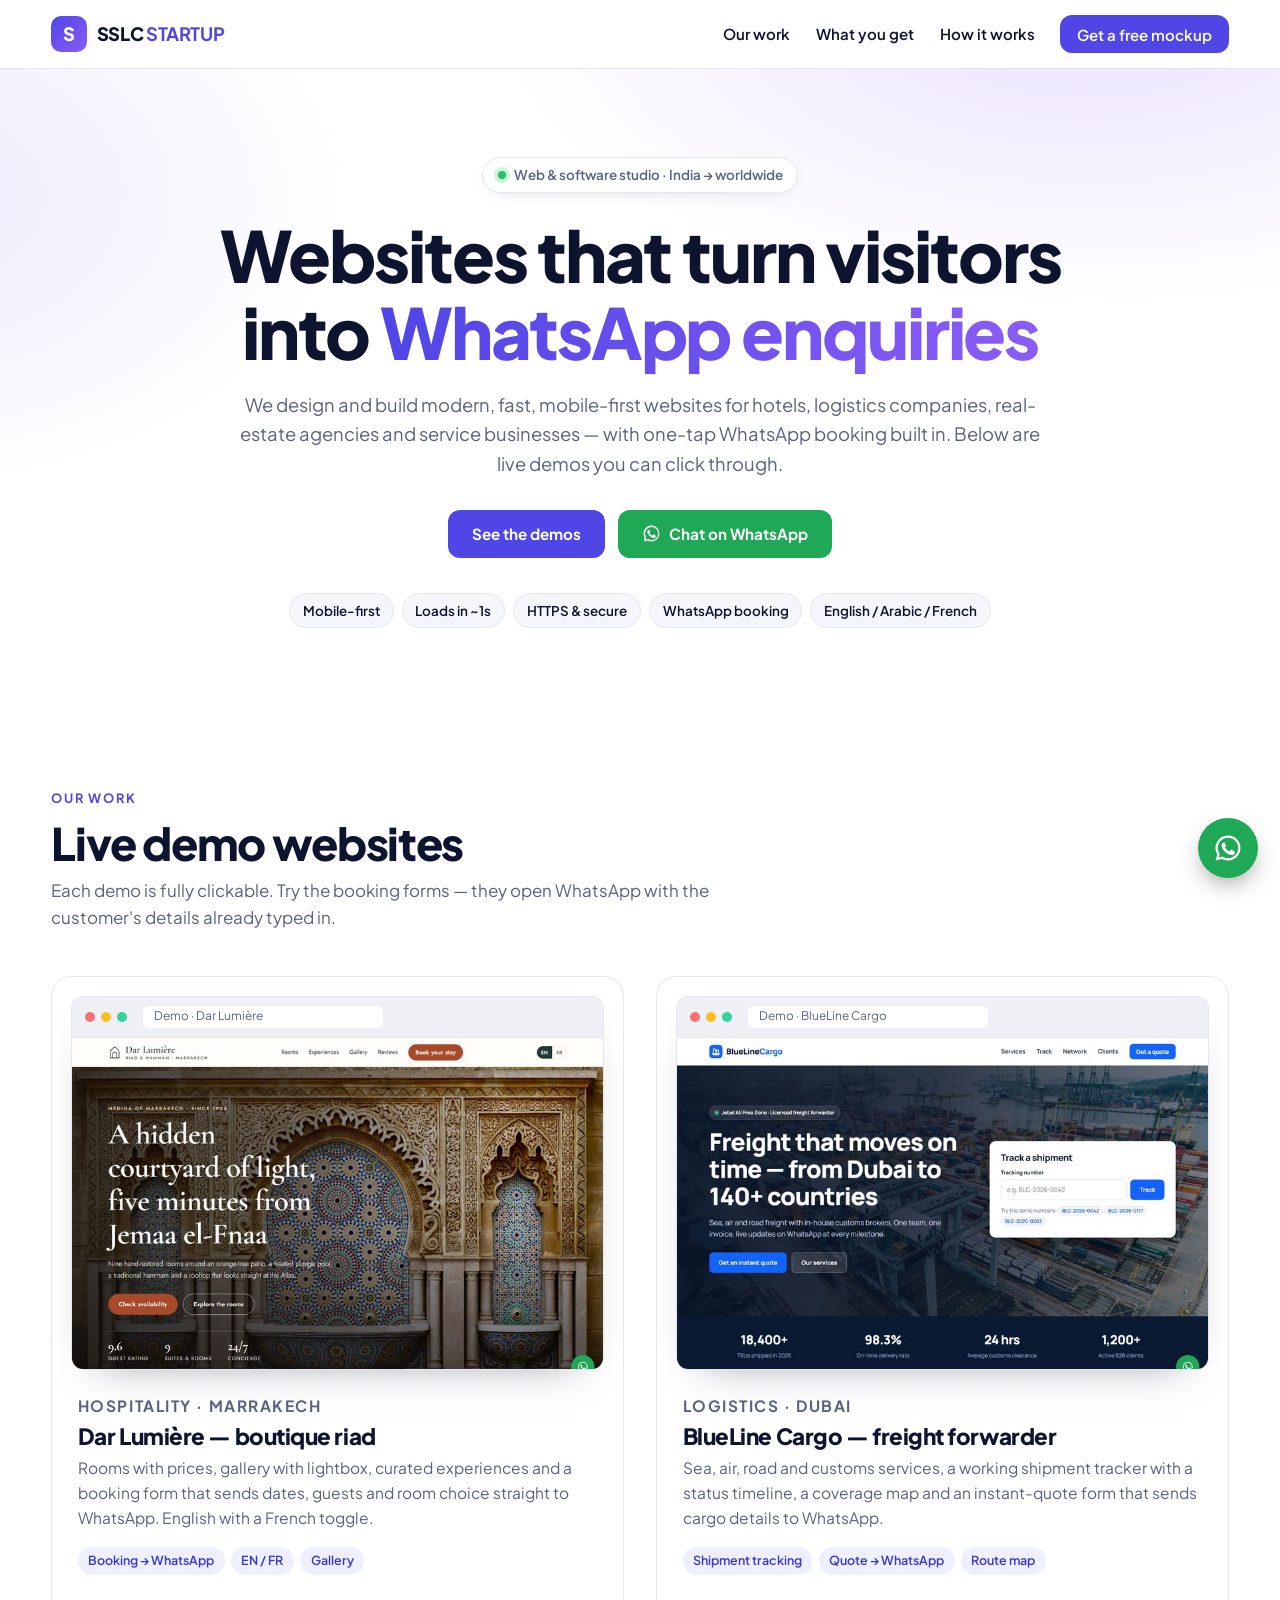
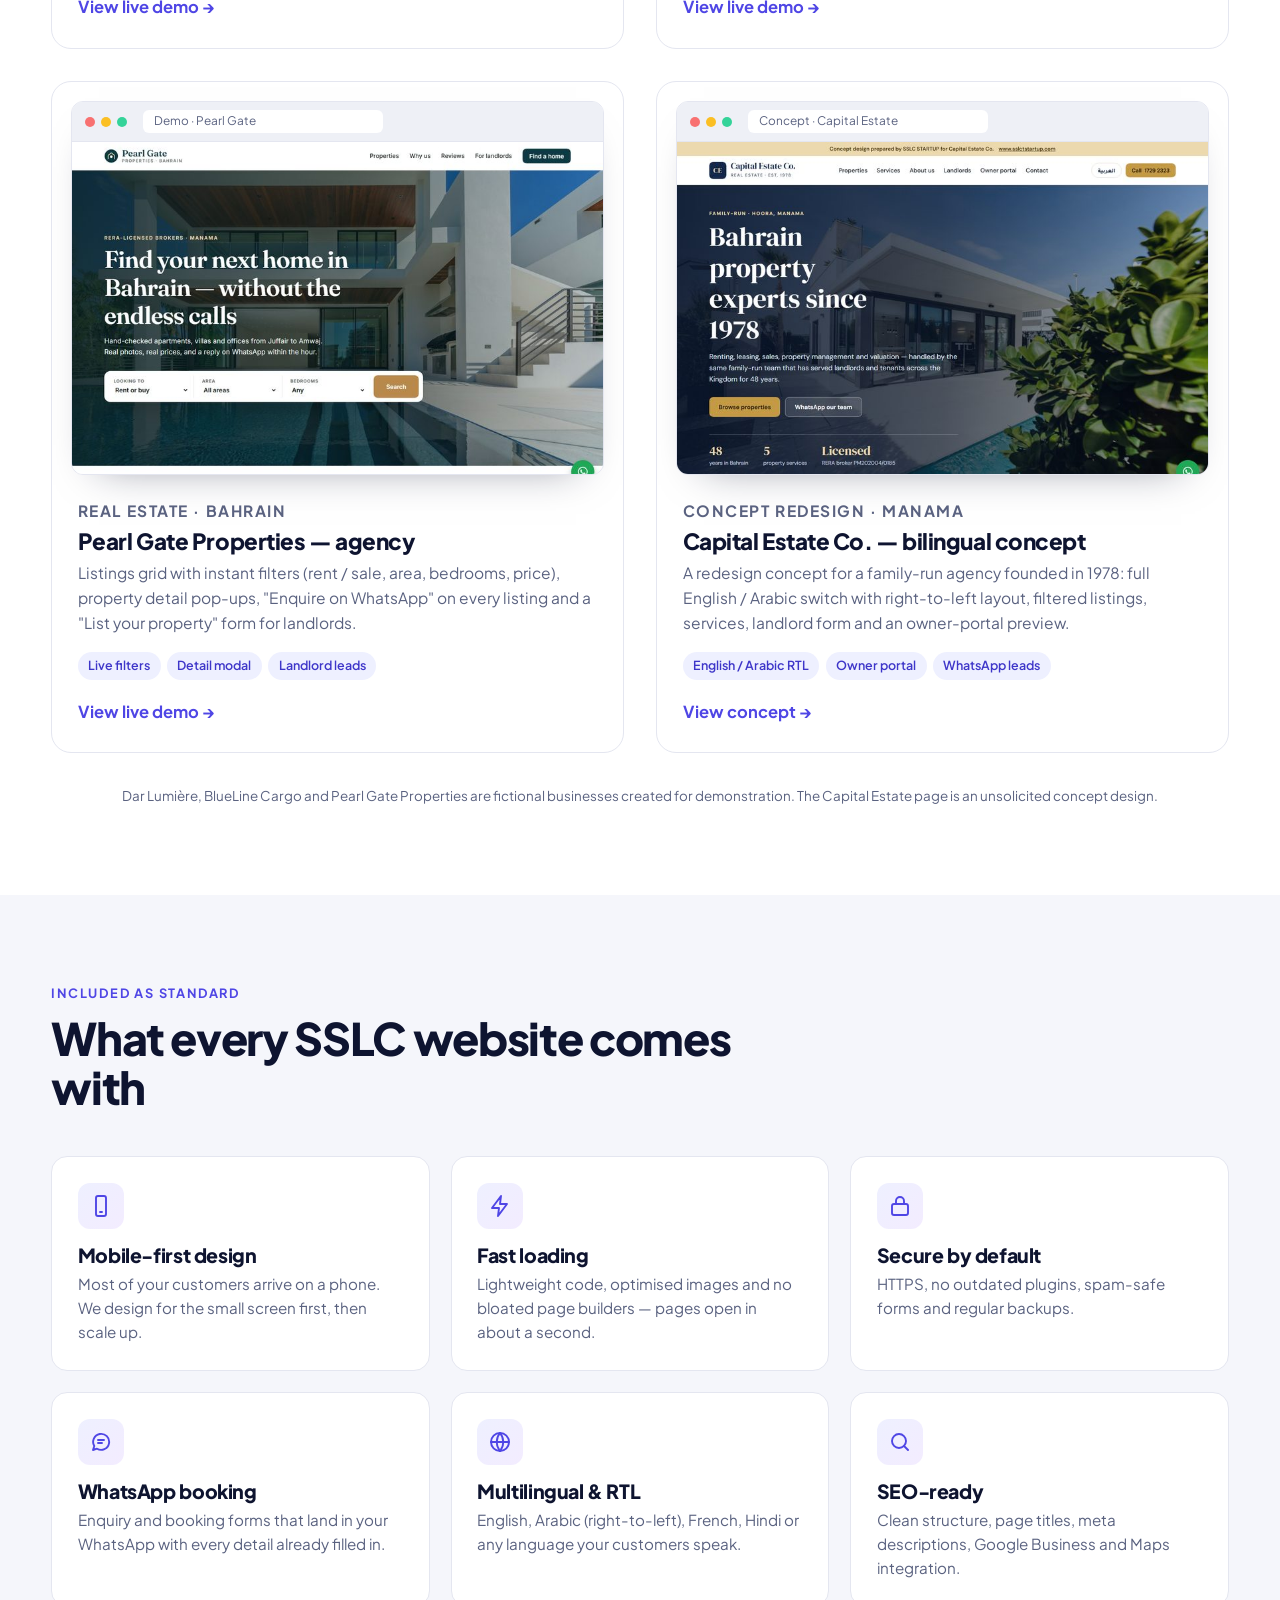
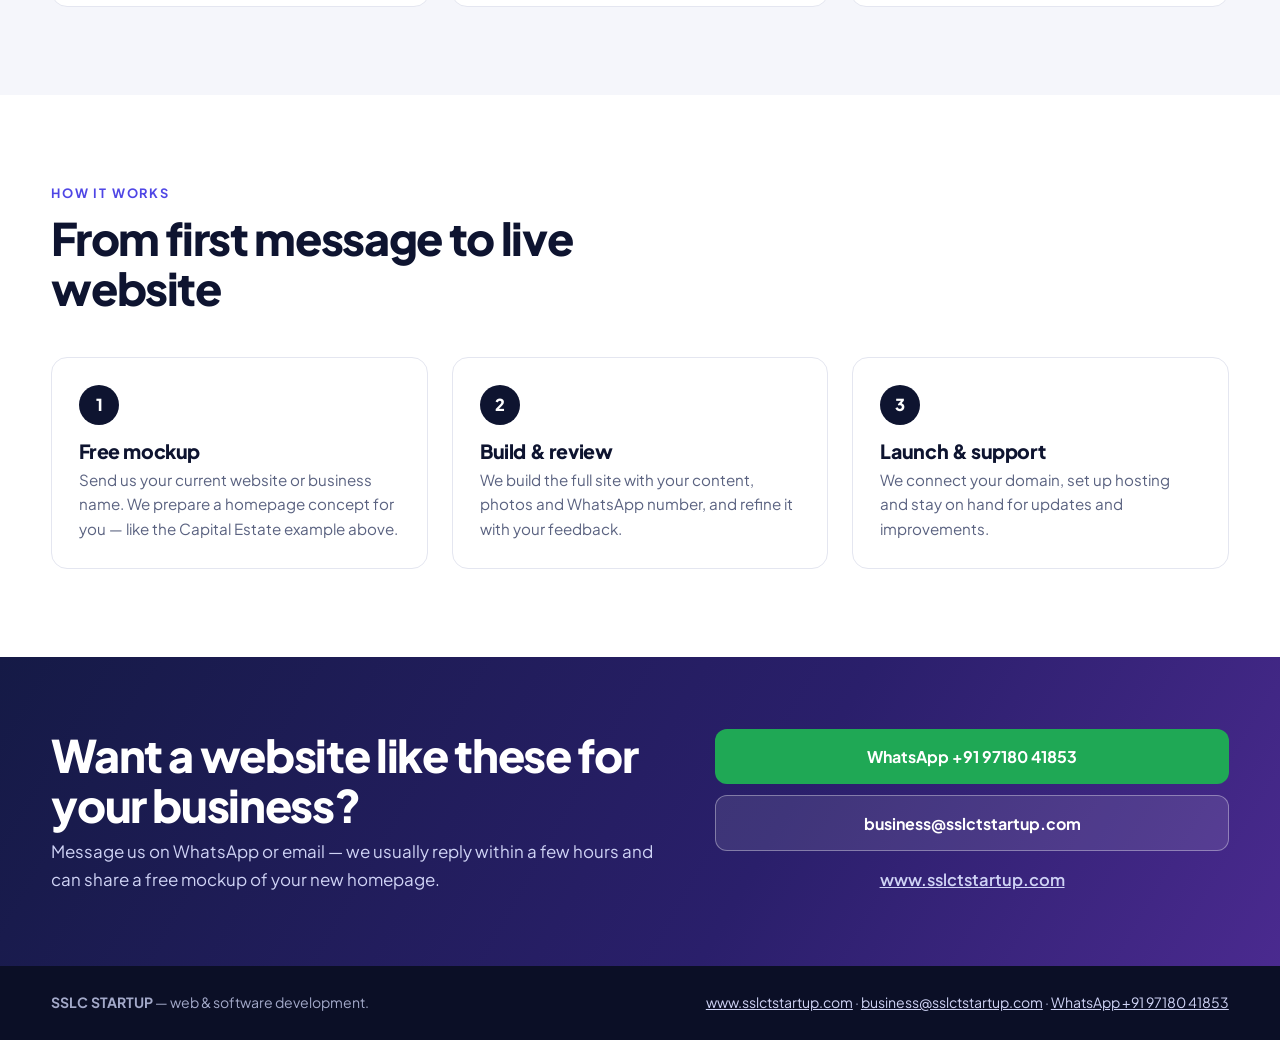
<file: index.html>
<!DOCTYPE html>
<html lang="en">
<head>
<meta charset="utf-8">
<meta name="viewport" content="width=device-width, initial-scale=1">
<meta name="robots" content="noindex">
<title>SSLC STARTUP — Our Work | Modern websites with WhatsApp booking</title>
<meta name="description" content="Demo websites by SSLC STARTUP: fast, mobile-first, secure sites with WhatsApp booking for hotels, logistics and real-estate businesses.">
<link rel="preconnect" href="https://fonts.googleapis.com">
<link rel="preconnect" href="https://fonts.gstatic.com" crossorigin>
<link href="https://fonts.googleapis.com/css2?family=Plus+Jakarta+Sans:wght@400;500;600;700;800&display=swap" rel="stylesheet">
<link rel="stylesheet" href="assets/portfolio.css">
</head>
<body>
<a class="skip" href="#work">Skip to our work</a>

<header class="header">
  <div class="wrap header__inner">
    <a class="brand" href="https://www.sslctstartup.com" target="_blank" rel="noopener" aria-label="SSLC STARTUP website">
      <span class="brand__mark" aria-hidden="true">S</span><span>SSLC <b>STARTUP</b></span>
    </a>
    <nav class="nav" aria-label="Main">
      <a href="#work">Our work</a>
      <a href="#included">What you get</a>
      <a href="#process">How it works</a>
      <a class="btn btn--sm" href="#contact">Get a free mockup</a>
    </nav>
  </div>
</header>

<main>
  <section class="hero">
    <div class="wrap hero__inner">
      <p class="pill"><span class="dot"></span> Web &amp; software studio · India → worldwide</p>
      <h1>Websites that turn visitors into <span class="grad">WhatsApp enquiries</span></h1>
      <p class="lead">We design and build modern, fast, mobile-first websites for hotels, logistics companies, real-estate agencies and service businesses — with one-tap WhatsApp booking built in. Below are live demos you can click through.</p>
      <div class="hero__cta">
        <a class="btn" href="#work">See the demos</a>
        <a class="btn btn--wa" href="https://wa.me/919718041853?text=Hi%20SSLC%20STARTUP%2C%20I%20saw%20your%20demo%20websites%20and%20would%20like%20to%20discuss%20a%20site%20for%20my%20business." target="_blank" rel="noopener">
          <svg viewBox="0 0 24 24" width="19" height="19" aria-hidden="true"><path fill="currentColor" d="M12 2a10 10 0 0 0-8.6 15.1L2 22l5-1.3A10 10 0 1 0 12 2zm0 18.2a8.2 8.2 0 0 1-4.2-1.2l-.3-.2-3 .8.8-2.9-.2-.3A8.2 8.2 0 1 1 12 20.2zm4.5-6.1c-.2-.1-1.5-.7-1.7-.8s-.4-.1-.6.1-.6.8-.8 1-.3.2-.5.1a6.7 6.7 0 0 1-3.3-2.9c-.3-.4.3-.4.7-1.3.1-.2 0-.3 0-.4l-.8-1.8c-.2-.5-.4-.4-.6-.4h-.5a1 1 0 0 0-.7.3 3 3 0 0 0-.9 2.2 5.2 5.2 0 0 0 1.1 2.7 11.8 11.8 0 0 0 4.5 4c1.7.7 2.3.8 3.2.6a2.7 2.7 0 0 0 1.7-1.2 2.2 2.2 0 0 0 .2-1.2c-.1-.1-.3-.2-.5-.3z"/></svg>
          Chat on WhatsApp</a>
      </div>
      <ul class="hero__chips" aria-label="Highlights">
        <li>Mobile-first</li><li>Loads in ~1s</li><li>HTTPS &amp; secure</li><li>WhatsApp booking</li><li>English / Arabic / French</li>
      </ul>
    </div>
  </section>

  <section class="section" id="work">
    <div class="wrap">
      <div class="head">
        <p class="eyebrow">Our work</p>
        <h2>Live demo websites</h2>
        <p class="sub">Each demo is fully clickable. Try the booking forms — they open WhatsApp with the customer's details already typed in.</p>
      </div>
      <div class="cards">
        <article class="card">
          <a class="frame" href="hotel/index.html" aria-label="Open the Dar Lumière hotel demo">
            <span class="frame__bar"><i></i><i></i><i></i><em>Demo · Dar Lumière</em></span>
            <img src="assets/thumb-hotel.jpg" alt="Screenshot of the Dar Lumière boutique riad website" loading="lazy" width="800" height="500">
          </a>
          <div class="card__body">
            <p class="card__kicker">Hospitality · Marrakech</p>
            <h3>Dar Lumière — boutique riad</h3>
            <p>Rooms with prices, gallery with lightbox, curated experiences and a booking form that sends dates, guests and room choice straight to WhatsApp. English with a French toggle.</p>
            <ul class="tags"><li>Booking → WhatsApp</li><li>EN / FR</li><li>Gallery</li></ul>
            <a class="card__link" href="hotel/index.html">View live demo <span aria-hidden="true">→</span></a>
          </div>
        </article>
        <article class="card">
          <a class="frame" href="logistics/index.html" aria-label="Open the BlueLine Cargo logistics demo">
            <span class="frame__bar"><i></i><i></i><i></i><em>Demo · BlueLine Cargo</em></span>
            <img src="assets/thumb-logistics.jpg" alt="Screenshot of the BlueLine Cargo freight forwarding website" loading="lazy" width="800" height="500">
          </a>
          <div class="card__body">
            <p class="card__kicker">Logistics · Dubai</p>
            <h3>BlueLine Cargo — freight forwarder</h3>
            <p>Sea, air, road and customs services, a working shipment tracker with a status timeline, a coverage map and an instant-quote form that sends cargo details to WhatsApp.</p>
            <ul class="tags"><li>Shipment tracking</li><li>Quote → WhatsApp</li><li>Route map</li></ul>
            <a class="card__link" href="logistics/index.html">View live demo <span aria-hidden="true">→</span></a>
          </div>
        </article>
        <article class="card">
          <a class="frame" href="realestate/index.html" aria-label="Open the Pearl Gate Properties real-estate demo">
            <span class="frame__bar"><i></i><i></i><i></i><em>Demo · Pearl Gate</em></span>
            <img src="assets/thumb-realestate.jpg" alt="Screenshot of the Pearl Gate Properties real-estate website" loading="lazy" width="800" height="500">
          </a>
          <div class="card__body">
            <p class="card__kicker">Real estate · Bahrain</p>
            <h3>Pearl Gate Properties — agency</h3>
            <p>Listings grid with instant filters (rent / sale, area, bedrooms, price), property detail pop-ups, "Enquire on WhatsApp" on every listing and a "List your property" form for landlords.</p>
            <ul class="tags"><li>Live filters</li><li>Detail modal</li><li>Landlord leads</li></ul>
            <a class="card__link" href="realestate/index.html">View live demo <span aria-hidden="true">→</span></a>
          </div>
        </article>
        <article class="card">
          <a class="frame" href="capital-estate/index.html" aria-label="Open the Capital Estate concept design">
            <span class="frame__bar"><i></i><i></i><i></i><em>Concept · Capital Estate</em></span>
            <img src="assets/thumb-capital-estate.jpg" alt="Screenshot of the Capital Estate concept website" loading="lazy" width="800" height="500">
          </a>
          <div class="card__body">
            <p class="card__kicker">Concept redesign · Manama</p>
            <h3>Capital Estate Co. — bilingual concept</h3>
            <p>A redesign concept for a family-run agency founded in 1978: full English / Arabic switch with right-to-left layout, filtered listings, services, landlord form and an owner-portal preview.</p>
            <ul class="tags"><li>English / Arabic RTL</li><li>Owner portal</li><li>WhatsApp leads</li></ul>
            <a class="card__link" href="capital-estate/index.html">View concept <span aria-hidden="true">→</span></a>
          </div>
        </article>
      </div>
      <p class="disclaimer">Dar Lumière, BlueLine Cargo and Pearl Gate Properties are fictional businesses created for demonstration. The Capital Estate page is an unsolicited concept design.</p>
    </div>
  </section>

  <section class="section section--soft" id="included">
    <div class="wrap">
      <div class="head">
        <p class="eyebrow">Included as standard</p>
        <h2>What every SSLC website comes with</h2>
      </div>
      <div class="feats">
        <div class="feat"><span class="feat__i" aria-hidden="true"><svg viewBox="0 0 24 24"><rect x="7" y="2" width="10" height="20" rx="2"/><path d="M11 18h2"/></svg></span><h3>Mobile-first design</h3><p>Most of your customers arrive on a phone. We design for the small screen first, then scale up.</p></div>
        <div class="feat"><span class="feat__i" aria-hidden="true"><svg viewBox="0 0 24 24"><path d="M13 2 4 14h7l-1 8 9-12h-7z"/></svg></span><h3>Fast loading</h3><p>Lightweight code, optimised images and no bloated page builders — pages open in about a second.</p></div>
        <div class="feat"><span class="feat__i" aria-hidden="true"><svg viewBox="0 0 24 24"><rect x="4" y="10" width="16" height="11" rx="2"/><path d="M8 10V7a4 4 0 0 1 8 0v3"/></svg></span><h3>Secure by default</h3><p>HTTPS, no outdated plugins, spam-safe forms and regular backups.</p></div>
        <div class="feat"><span class="feat__i" aria-hidden="true"><svg viewBox="0 0 24 24"><path d="M4 20l1.3-4A8 8 0 1 1 8 18.7z"/><path d="M9 10h6M9 13h4"/></svg></span><h3>WhatsApp booking</h3><p>Enquiry and booking forms that land in your WhatsApp with every detail already filled in.</p></div>
        <div class="feat"><span class="feat__i" aria-hidden="true"><svg viewBox="0 0 24 24"><circle cx="12" cy="12" r="9"/><path d="M3 12h18M12 3a14 14 0 0 1 0 18M12 3a14 14 0 0 0 0 18"/></svg></span><h3>Multilingual &amp; RTL</h3><p>English, Arabic (right-to-left), French, Hindi or any language your customers speak.</p></div>
        <div class="feat"><span class="feat__i" aria-hidden="true"><svg viewBox="0 0 24 24"><circle cx="11" cy="11" r="7"/><path d="m20 20-4-4"/></svg></span><h3>SEO-ready</h3><p>Clean structure, page titles, meta descriptions, Google Business and Maps integration.</p></div>
      </div>
    </div>
  </section>

  <section class="section" id="process">
    <div class="wrap">
      <div class="head">
        <p class="eyebrow">How it works</p>
        <h2>From first message to live website</h2>
      </div>
      <ol class="steps">
        <li><span>1</span><h3>Free mockup</h3><p>Send us your current website or business name. We prepare a homepage concept for you — like the Capital Estate example above.</p></li>
        <li><span>2</span><h3>Build &amp; review</h3><p>We build the full site with your content, photos and WhatsApp number, and refine it with your feedback.</p></li>
        <li><span>3</span><h3>Launch &amp; support</h3><p>We connect your domain, set up hosting and stay on hand for updates and improvements.</p></li>
      </ol>
    </div>
  </section>

  <section class="cta" id="contact">
    <div class="wrap cta__inner">
      <div>
        <h2>Want a website like these for your business?</h2>
        <p>Message us on WhatsApp or email — we usually reply within a few hours and can share a free mockup of your new homepage.</p>
      </div>
      <div class="cta__actions">
        <a class="btn btn--wa btn--lg" href="https://wa.me/919718041853?text=Hi%20SSLC%20STARTUP%2C%20I%20saw%20your%20demo%20websites%20and%20would%20like%20a%20free%20mockup%20for%20my%20business." target="_blank" rel="noopener">WhatsApp +91 97180 41853</a>
        <a class="btn btn--ghost btn--lg" href="mailto:business@sslctstartup.com?subject=Website%20enquiry">business@sslctstartup.com</a>
        <a class="cta__site" href="https://www.sslctstartup.com" target="_blank" rel="noopener">www.sslctstartup.com</a>
      </div>
    </div>
  </section>
</main>

<footer class="footer">
  <div class="wrap footer__inner">
    <p><strong>SSLC STARTUP</strong> — web &amp; software development.</p>
    <p><a href="https://www.sslctstartup.com" target="_blank" rel="noopener">www.sslctstartup.com</a> · <a href="mailto:business@sslctstartup.com">business@sslctstartup.com</a> · <a href="https://wa.me/919718041853" target="_blank" rel="noopener">WhatsApp +91 97180 41853</a></p>
  </div>
</footer>

<a class="wa-float" href="https://wa.me/919718041853?text=Hi%20SSLC%20STARTUP%2C%20I%20saw%20your%20demo%20websites." target="_blank" rel="noopener" aria-label="Chat with SSLC STARTUP on WhatsApp">
  <svg viewBox="0 0 24 24" width="30" height="30" aria-hidden="true"><path fill="currentColor" d="M12 2a10 10 0 0 0-8.6 15.1L2 22l5-1.3A10 10 0 1 0 12 2zm0 18.2a8.2 8.2 0 0 1-4.2-1.2l-.3-.2-3 .8.8-2.9-.2-.3A8.2 8.2 0 1 1 12 20.2zm4.5-6.1c-.2-.1-1.5-.7-1.7-.8s-.4-.1-.6.1-.6.8-.8 1-.3.2-.5.1a6.7 6.7 0 0 1-3.3-2.9c-.3-.4.3-.4.7-1.3.1-.2 0-.3 0-.4l-.8-1.8c-.2-.5-.4-.4-.6-.4h-.5a1 1 0 0 0-.7.3 3 3 0 0 0-.9 2.2 5.2 5.2 0 0 0 1.1 2.7 11.8 11.8 0 0 0 4.5 4c1.7.7 2.3.8 3.2.6a2.7 2.7 0 0 0 1.7-1.2 2.2 2.2 0 0 0 .2-1.2c-.1-.1-.3-.2-.5-.3z"/></svg>
</a>
</body>
</html>
</file>
<file: assets/portfolio.css>
:root{--ink:#0e1430;--muted:#5a6280;--brand:#4f46e5;--brand-d:#3e36c9;--violet:#8b5cf6;--soft:#f5f6fb;--line:#e4e6f0;--wa:#1fa855;--wa-d:#178a45;--font:"Plus Jakarta Sans",system-ui,sans-serif}
*{box-sizing:border-box;margin:0;padding:0}
html{scroll-behavior:smooth;scroll-padding-top:76px}
body{font-family:var(--font);color:var(--ink);background:#fff;line-height:1.6;font-size:16.5px}
img{max-width:100%;display:block}
a{color:inherit}
.wrap{width:min(1180px,92%);margin-inline:auto}
.skip{position:absolute;left:-999px;top:8px;background:#000;color:#fff;padding:8px 14px;z-index:100}
.skip:focus{left:8px}
:focus-visible{outline:3px solid var(--violet);outline-offset:3px}
h1,h2,h3{letter-spacing:-.03em;line-height:1.1;font-weight:800}
h2{font-size:clamp(1.9rem,3.6vw,2.8rem);margin-bottom:.6rem}
h3{font-size:1.22rem;letter-spacing:-.02em}
.eyebrow{color:var(--brand);font-weight:700;font-size:.8rem;letter-spacing:.14em;text-transform:uppercase;margin-bottom:.6rem}
.sub{color:var(--muted);font-size:1.06rem}

.btn{display:inline-flex;align-items:center;justify-content:center;gap:.5rem;background:var(--brand);color:#fff;border:0;border-radius:12px;padding:.9rem 1.5rem;font:700 .95rem var(--font);text-decoration:none;cursor:pointer;transition:background .2s,transform .2s;white-space:nowrap}
.btn:hover{background:var(--brand-d);transform:translateY(-1px)}
.btn--sm{padding:.6rem 1.05rem;font-size:.88rem}
.btn--lg{padding:1.05rem 1.6rem;font-size:1rem}
.btn--wa{background:var(--wa)}
.btn--wa:hover{background:var(--wa-d)}
.btn--ghost{background:rgba(255,255,255,.1);border:1px solid rgba(255,255,255,.35)}
.btn--ghost:hover{background:rgba(255,255,255,.2)}

.header{position:sticky;top:0;z-index:50;background:rgba(255,255,255,.92);backdrop-filter:blur(10px);border-bottom:1px solid var(--line)}
.header__inner{height:68px;display:flex;align-items:center;justify-content:space-between;gap:1rem}
.brand{display:flex;align-items:center;gap:.6rem;text-decoration:none;font-weight:800;font-size:1.15rem;letter-spacing:-.02em}
.brand b{color:var(--brand)}
.brand__mark{width:36px;height:36px;border-radius:10px;background:linear-gradient(135deg,var(--brand),var(--violet));color:#fff;display:grid;place-items:center;font-weight:800}
.nav{display:flex;align-items:center;gap:1.6rem}
.nav a{text-decoration:none;font-weight:600;font-size:.94rem}
.nav a:not(.btn):hover{color:var(--brand)}
.nav .btn{color:#fff}

.hero{background:radial-gradient(1000px 500px at 85% -10%,rgba(139,92,246,.18),transparent 60%),radial-gradient(800px 500px at -10% 20%,rgba(79,70,229,.12),transparent 60%),#fff;padding:5.5rem 0 4.5rem;text-align:center}
.hero__inner{max-width:900px}
.pill{display:inline-flex;align-items:center;gap:.5rem;background:#fff;border:1px solid var(--line);border-radius:999px;padding:.4rem .9rem;font-size:.84rem;font-weight:600;color:var(--muted);box-shadow:0 6px 20px -12px rgba(14,20,48,.25)}
.dot{width:8px;height:8px;border-radius:50%;background:#22c55e;box-shadow:0 0 0 4px rgba(34,197,94,.2)}
.hero h1{font-size:clamp(2.4rem,6vw,4.4rem);margin:1.4rem 0 1.2rem}
.grad{background:linear-gradient(90deg,var(--brand),var(--violet));-webkit-background-clip:text;background-clip:text;color:transparent}
.lead{font-size:1.15rem;color:var(--muted);max-width:62ch;margin-inline:auto}
.hero__cta{display:flex;justify-content:center;flex-wrap:wrap;gap:.8rem;margin-top:2rem}
.hero__chips{list-style:none;display:flex;flex-wrap:wrap;justify-content:center;gap:.5rem;margin-top:2.2rem}
.hero__chips li{font-size:.84rem;font-weight:600;background:var(--soft);border:1px solid var(--line);padding:.35rem .8rem;border-radius:999px}

.section{padding:5.5rem 0}
.section--soft{background:var(--soft)}
.head{max-width:680px;margin-bottom:2.8rem}

.cards{display:grid;grid-template-columns:repeat(2,1fr);gap:2rem}
.card{background:#fff;border:1px solid var(--line);border-radius:20px;overflow:hidden;display:flex;flex-direction:column;transition:box-shadow .25s,transform .25s}
.card:hover{box-shadow:0 30px 60px -35px rgba(14,20,48,.45);transform:translateY(-4px)}
.frame{display:block;margin:1.2rem 1.2rem 0;border-radius:12px;overflow:hidden;border:1px solid var(--line);background:#fff;box-shadow:0 18px 40px -28px rgba(14,20,48,.5);text-decoration:none}
.frame__bar{display:flex;align-items:center;gap:6px;background:#eef0f6;padding:.55rem .8rem;border-bottom:1px solid var(--line)}
.frame__bar i{width:10px;height:10px;border-radius:50%;background:#f87171}
.frame__bar i:nth-child(2){background:#fbbf24}
.frame__bar i:nth-child(3){background:#34d399}
.frame__bar em{font-style:normal;font-size:.74rem;color:var(--muted);background:#fff;border-radius:6px;padding:.1rem .7rem;margin-left:.6rem;flex:1;max-width:240px}
.frame img{width:100%;height:auto;aspect-ratio:16/10;object-fit:cover;object-position:top;transition:transform .6s}
.card:hover .frame img{transform:scale(1.02)}
.card__body{padding:1.5rem 1.6rem 1.7rem;display:flex;flex-direction:column;flex:1}
.card__kicker{font-size:.78rem;font-weight:700;color:var(--brand);text-transform:uppercase;letter-spacing:.1em;margin-bottom:.3rem}
.card__body h3{font-size:1.4rem;margin-bottom:.5rem}
.card__body>p{color:var(--muted);font-size:.97rem}
.tags{list-style:none;display:flex;flex-wrap:wrap;gap:.4rem;margin:1rem 0 1.2rem}
.tags li{font-size:.78rem;font-weight:600;background:#eef0ff;color:var(--brand-d);padding:.25rem .65rem;border-radius:999px}
.card__link{margin-top:auto;font-weight:700;color:var(--brand);text-decoration:none}
.card__link:hover{text-decoration:underline}
.disclaimer{font-size:.84rem;color:var(--muted);margin-top:2rem;text-align:center}

.feats{display:grid;grid-template-columns:repeat(3,1fr);gap:1.3rem}
.feat{background:#fff;border:1px solid var(--line);border-radius:16px;padding:1.6rem}
.feat__i{display:grid;place-items:center;width:46px;height:46px;border-radius:12px;background:linear-gradient(135deg,#eef0ff,#f3ecff);margin-bottom:1rem}
.feat__i svg{width:24px;height:24px;fill:none;stroke:var(--brand);stroke-width:1.9;stroke-linecap:round;stroke-linejoin:round}
.feat h3{margin-bottom:.35rem}
.feat p{color:var(--muted);font-size:.95rem}

.steps{list-style:none;display:grid;grid-template-columns:repeat(3,1fr);gap:1.5rem;counter-reset:s}
.steps li{border:1px solid var(--line);border-radius:16px;padding:1.7rem}
.steps span{display:grid;place-items:center;width:40px;height:40px;border-radius:50%;background:var(--ink);color:#fff;font-weight:800;margin-bottom:1rem}
.steps h3{margin-bottom:.35rem}
.steps p{color:var(--muted);font-size:.95rem}

.cta{background:linear-gradient(120deg,#151a46 0%,#2a1f6b 60%,#4a2a8f 100%);color:#fff;padding:4.5rem 0}
.cta__inner{display:grid;grid-template-columns:1.2fr 1fr;gap:3rem;align-items:center}
.cta p{color:#cfd3f5;font-size:1.06rem;margin-top:.5rem}
.cta__actions{display:flex;flex-direction:column;gap:.7rem;align-items:stretch}
.cta__site{text-align:center;color:#cfd3f5;font-weight:600;margin-top:.3rem}

.footer{background:#0b0f26;color:#a3a9c9;font-size:.88rem;padding:1.6rem 0}
.footer__inner{display:flex;justify-content:space-between;gap:1rem;flex-wrap:wrap}
.footer a{color:#cfd3f5}

.wa-float{position:fixed;right:22px;bottom:22px;width:60px;height:60px;border-radius:50%;background:var(--wa);color:#fff;display:grid;place-items:center;box-shadow:0 10px 25px -6px rgba(0,0,0,.4);z-index:60;transition:transform .2s}
.wa-float:hover{transform:scale(1.08)}

@media (max-width:900px){
  .cards{grid-template-columns:1fr}
  .feats{grid-template-columns:repeat(2,1fr)}
  .steps{grid-template-columns:1fr}
  .cta__inner{grid-template-columns:1fr}
  .nav a:not(.btn){display:none}
  .section{padding:4.2rem 0}
}
@media (max-width:560px){
  .feats{grid-template-columns:1fr}
  .hero{padding:3.8rem 0 3.4rem}
  .brand{font-size:1rem}
  .frame{margin:.9rem .9rem 0}
  .card__body{padding:1.2rem 1.2rem 1.4rem}
  .btn--lg{white-space:normal}
  .footer{padding-bottom:5.5rem}
}
@media (prefers-reduced-motion:reduce){*{transition:none!important;scroll-behavior:auto!important}}
</file>
